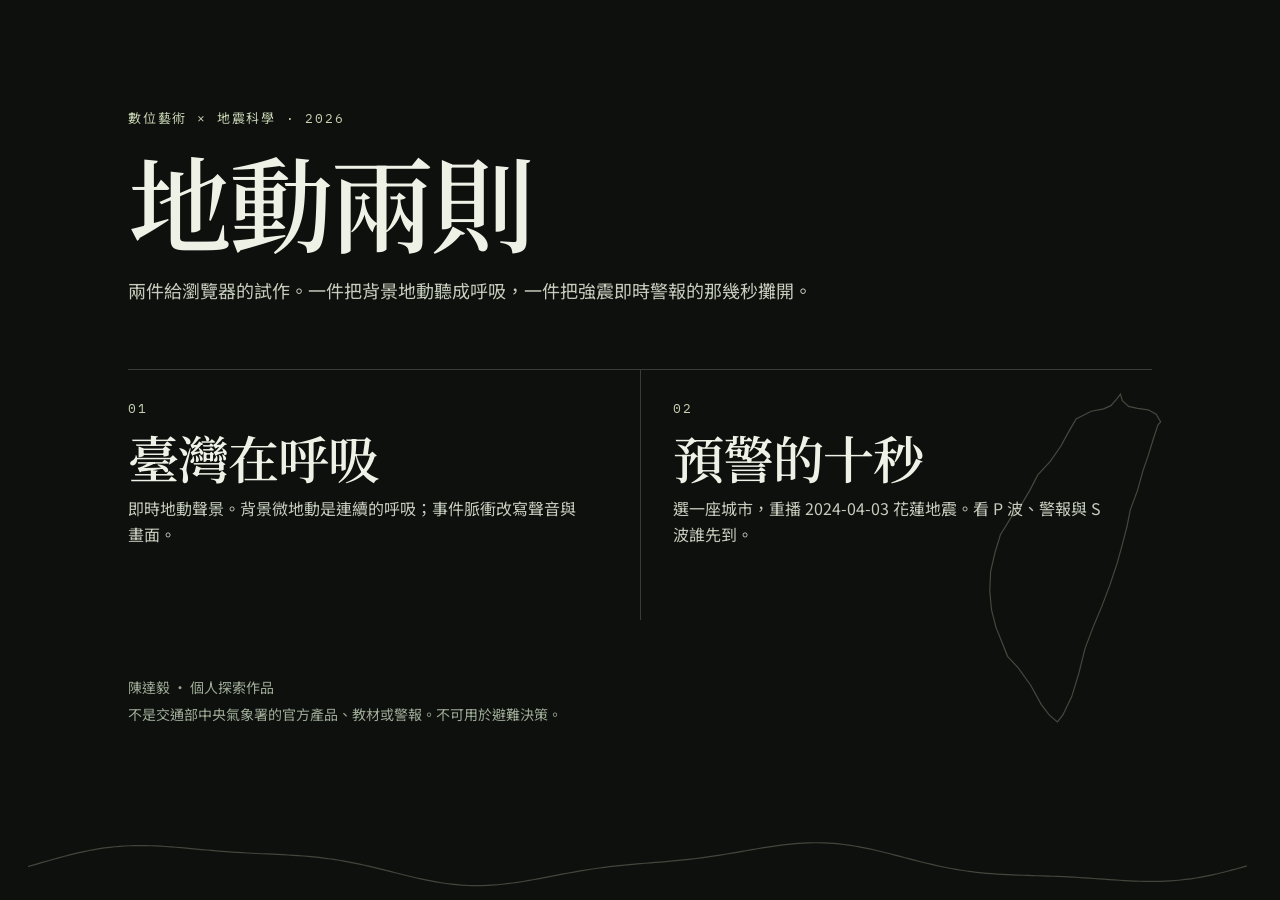
<file: index.html>
<!DOCTYPE html>
<html lang="zh-Hant-TW">
<head>
  <meta charset="utf-8">
  <meta name="viewport" content="width=device-width, initial-scale=1">
  <title>地動兩則</title>
  <meta name="description" content="陳達毅的兩件瀏覽器試作：臺灣在呼吸、預警的十秒。個人探索，非官方警報。">
  <meta name="theme-color" content="#0e100e">
  <link rel="icon" href="favicon.svg" type="image/svg+xml">
  <link rel="preconnect" href="https://fonts.googleapis.com">
  <link rel="preconnect" href="https://fonts.gstatic.com" crossorigin>
  <link href="https://fonts.googleapis.com/css2?family=IBM+Plex+Mono:wght@400;500&family=Noto+Sans+TC:wght@400;500;700&family=Noto+Serif+TC:wght@600&display=swap" rel="stylesheet">
  <link rel="stylesheet" href="assets/css/site.css">
</head>
<body class="page-home">
  <canvas id="field" aria-hidden="true"></canvas>
  <div class="wrap">
    <p class="eyebrow">數位藝術 × 地震科學 · 2026</p>
    <h1>地動兩則</h1>
    <p class="lede">兩件給瀏覽器的試作。一件把背景地動聽成呼吸，一件把強震即時警報的那幾秒攤開。</p>
    <nav class="works" aria-label="作品">
      <a class="work" href="breathing/">
        <span class="idx">01</span>
        <span class="work-title">臺灣在呼吸</span>
        <span class="work-sum">即時地動聲景。背景微地動是連續的呼吸；事件脈衝改寫聲音與畫面。</span>
      </a>
      <a class="work" href="ten-seconds/">
        <span class="idx">02</span>
        <span class="work-title">預警的十秒</span>
        <span class="work-sum">選一座城市，重播 2024-04-03 花蓮地震。看 P 波、警報與 S 波誰先到。</span>
      </a>
    </nav>
    <footer class="colophon">
      <p>陳達毅 · 個人探索作品</p>
      <p>不是交通部中央氣象署的官方產品、教材或警報。不可用於避難決策。</p>
    </footer>
  </div>
  <script type="module" src="assets/js/landing.js"></script>
</body>
</html>
</file>
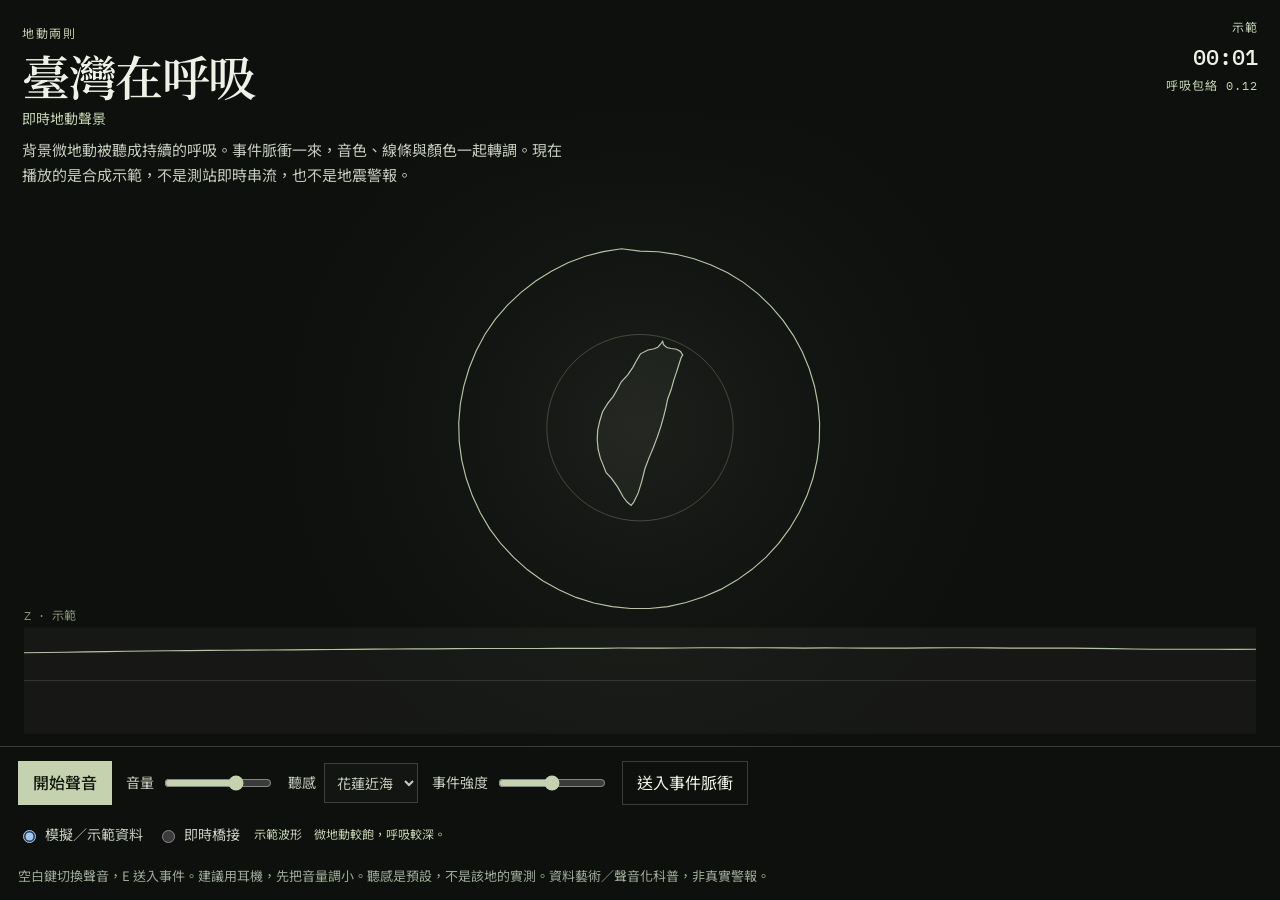
<file: breathing/index.html>
<!DOCTYPE html>
<html lang="zh-Hant-TW">
<head>
  <meta charset="utf-8">
  <meta name="viewport" content="width=device-width, initial-scale=1">
  <title>臺灣在呼吸</title>
  <meta name="description" content="背景微地動的聲音化試作。示範資料，非真實警報。">
  <meta name="theme-color" content="#0e100e">
  <link rel="icon" href="../favicon.svg" type="image/svg+xml">
  <link rel="preconnect" href="https://fonts.googleapis.com">
  <link rel="preconnect" href="https://fonts.gstatic.com" crossorigin>
  <link href="https://fonts.googleapis.com/css2?family=IBM+Plex+Mono:wght@400;500&family=Noto+Sans+TC:wght@400;500;700&family=Noto+Serif+TC:wght@600&display=swap" rel="stylesheet">
  <link rel="stylesheet" href="../assets/css/site.css">
</head>
<body class="page-breath">
  <canvas id="stage" aria-hidden="true"></canvas>
  <header class="mast">
    <div>
      <a class="home" href="../">地動兩則</a>
      <h1>臺灣在呼吸</h1>
      <p class="kicker">即時地動聲景</p>
      <p class="caption">背景微地動被聽成持續的呼吸。事件脈衝一來，音色、線條與顏色一起轉調。現在播放的是合成示範，不是測站即時串流，也不是地震警報。</p>
    </div>
    <div class="readout" id="readout" aria-hidden="true"></div>
  </header>
  <footer class="toolbar">
    <div class="toolbar-row">
      <button type="button" id="audioBtn" class="primary" aria-pressed="false">開始聲音</button>
      <label class="slider">音量
        <input id="volume" type="range" min="0" max="1" step="0.01" value="0.7" aria-valuemin="0" aria-valuemax="1">
      </label>
      <label class="field">聽感
        <select id="preset" aria-label="聽感預設"></select>
      </label>
      <label class="slider">事件強度
        <input id="intensity" type="range" min="0.4" max="1.6" step="0.01" value="1">
      </label>
      <button type="button" id="pulseBtn">送入事件脈衝</button>
    </div>
    <div class="toolbar-row mode-row">
      <label><input type="radio" name="mode" value="demo" checked> 模擬／示範資料</label>
      <label><input type="radio" name="mode" value="ws"> 即時橋接</label>
      <label class="field" id="wsLabel" hidden>WebSocket
        <input id="wsUrl" type="url" inputmode="url" placeholder="wss://bridge.example/stream" size="28" spellcheck="false">
      </label>
      <span id="status" class="status" role="status">讀取示範波形…</span>
    </div>
    <p class="fine">空白鍵切換聲音，E 送入事件。建議用耳機，先把音量調小。聽感是預設，不是該地的實測。資料藝術／聲音化科普，非真實警報。</p>
  </footer>
  <script type="module" src="main.js"></script>
  <noscript><p>此頁需要 JavaScript。</p></noscript>
</body>
</html>
</file>
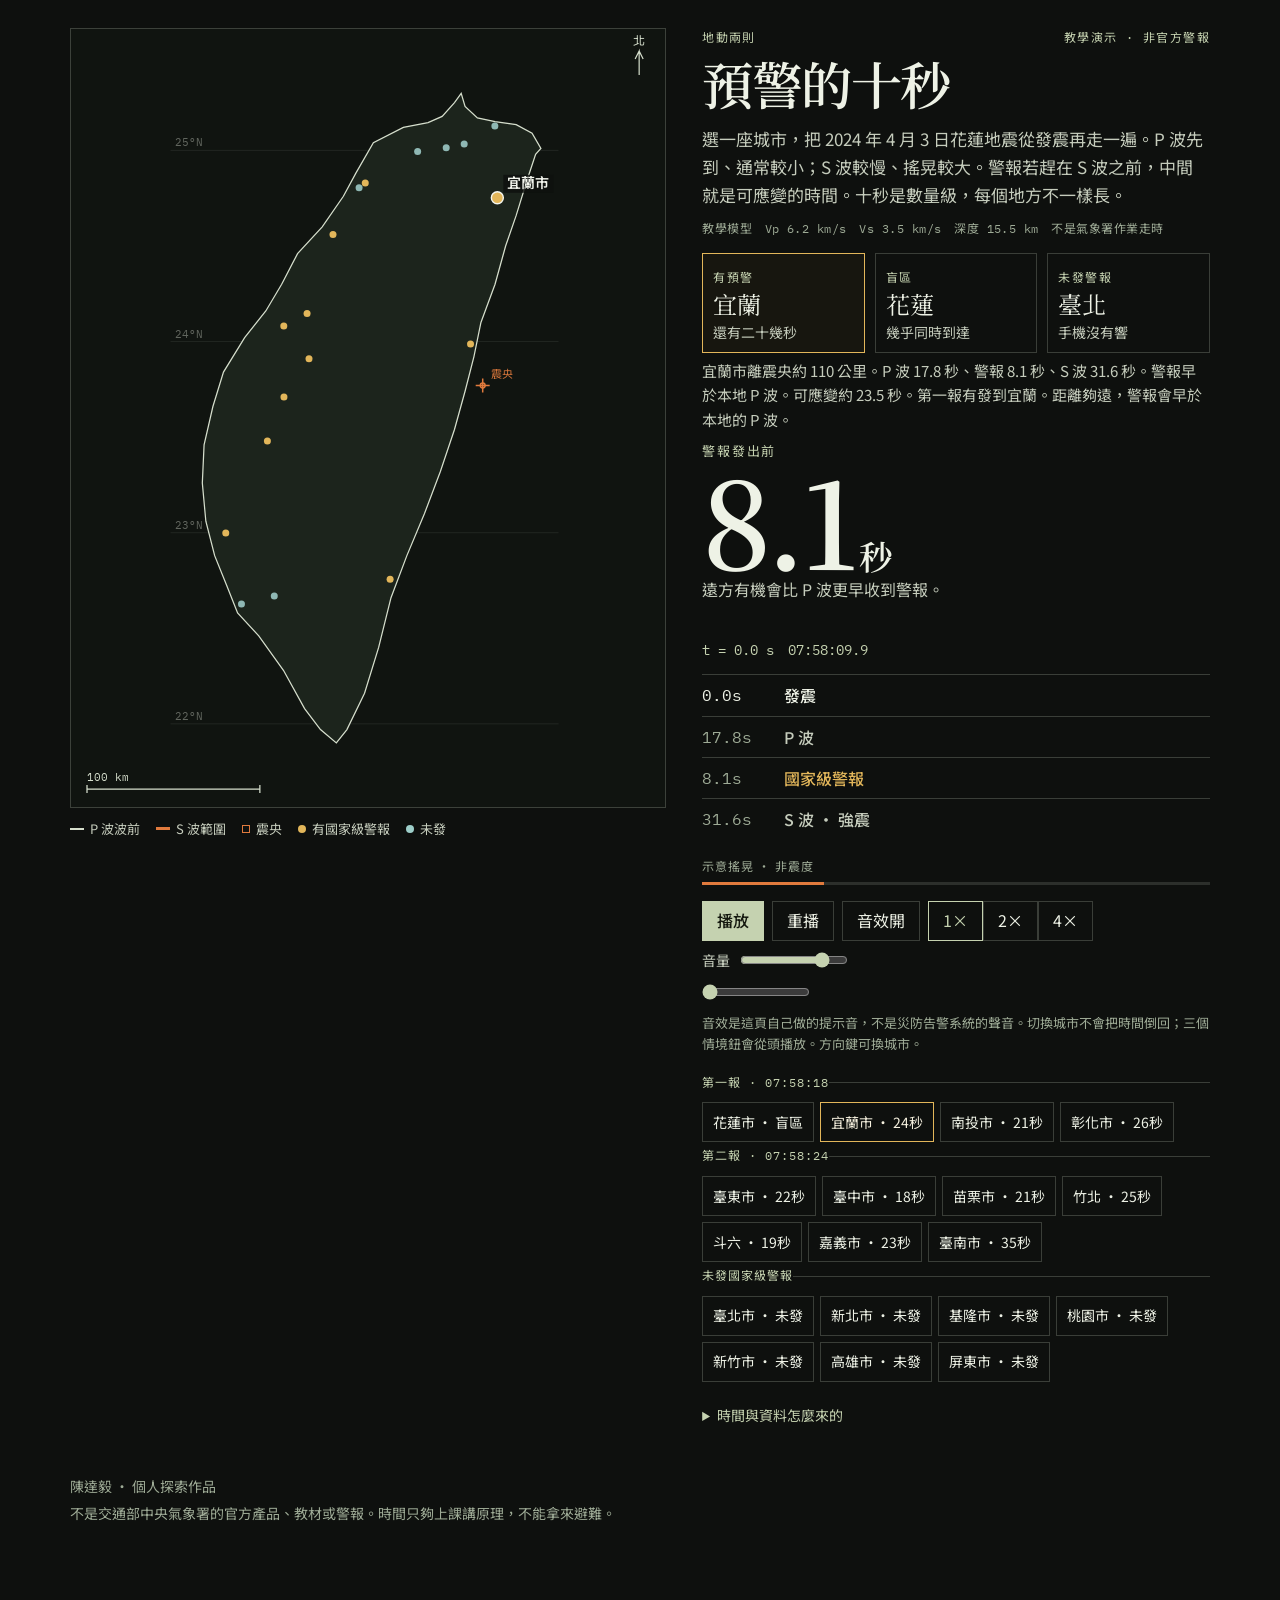
<file: ten-seconds/index.html>
<!DOCTYPE html>
<html lang="zh-Hant-TW">
<head>
  <meta charset="utf-8">
  <meta name="viewport" content="width=device-width, initial-scale=1">
  <title>預警的十秒</title>
  <meta name="description" content="2024-04-03 花蓮地震的教學重播。看一座城市還有幾秒。非官方警報。">
  <meta name="theme-color" content="#0e100e">
  <link rel="icon" href="../favicon.svg" type="image/svg+xml">
  <link rel="preconnect" href="https://fonts.googleapis.com">
  <link rel="preconnect" href="https://fonts.gstatic.com" crossorigin>
  <link href="https://fonts.googleapis.com/css2?family=IBM+Plex+Mono:wght@400;500&family=Noto+Sans+TC:wght@400;500;700&family=Noto+Serif+TC:wght@600&display=swap" rel="stylesheet">
  <link rel="stylesheet" href="../assets/css/site.css">
</head>
<body class="page-ten">
  <div class="sheet">
    <header>
      <div class="top-nav">
        <a href="../">地動兩則</a>
        <span>教學演示 · 非官方警報</span>
      </div>
      <h1>預警的十秒</h1>
      <p class="lede">選一座城市，把 2024 年 4 月 3 日花蓮地震從發震再走一遍。P 波先到、通常較小；S 波較慢、搖晃較大。警報若趕在 S 波之前，中間就是可應變的時間。十秒是數量級，每個地方不一樣長。</p>
      <p class="model-line">教學模型　Vp 6.2 km/s　Vs 3.5 km/s　深度 15.5 km　不是氣象署作業走時</p>
    </header>

    <div class="stories" id="stories" role="group" aria-label="三個課堂情境"></div>

    <div class="split">
      <section class="map-panel">
        <div class="map-frame">
          <canvas id="map" aria-label="臺灣示意圖，可點選城市"></canvas>
        </div>
        <ul class="legend">
          <li><i class="swatch"></i>P 波波前</li>
          <li><i class="swatch s"></i>S 波範圍</li>
          <li><i class="swatch epi"></i>震央</li>
          <li><i class="swatch yes"></i>有國家級警報</li>
          <li><i class="swatch no"></i>未發</li>
        </ul>
      </section>

      <section class="side" aria-label="時間">
        <p class="brief" id="brief"></p>
        <div class="count" id="count" data-tone="wait">
          <p class="count-label" id="countLabel">P 波抵達前</p>
          <div class="count-num" id="countNum" aria-hidden="true">0.0<small>秒</small></div>
          <p class="count-sub" id="countSub"></p>
        </div>
        <p class="sr-only" id="live" aria-live="polite"></p>
        <p class="clock" id="clock"></p>
        <ol class="tl" id="timeline"></ol>
        <div class="meter" title="只表示遠近造成的相對強弱，不是氣象署震度">
          <span>示意搖晃 · 非震度</span>
          <i><b id="shakeBar"></b></i>
        </div>
        <div class="transport">
          <button type="button" id="playBtn" class="primary" aria-pressed="false">播放</button>
          <button type="button" id="resetBtn">重播</button>
          <button type="button" id="soundBtn" aria-pressed="true">音效開</button>
          <div class="speeds" role="group" aria-label="播放速度">
            <button type="button" data-speed="1" aria-pressed="true">1×</button>
            <button type="button" data-speed="2" aria-pressed="false">2×</button>
            <button type="button" data-speed="4" aria-pressed="false">4×</button>
          </div>
          <label class="slider">音量
            <input id="volume" type="range" min="0" max="1" step="0.01" value="0.8">
          </label>
        </div>
        <input class="scrub" id="scrub" type="range" min="0" max="75" step="0.1" value="0" aria-label="時間軸">
        <p class="fine" id="soundNote">音效是這頁自己做的提示音，不是災防告警系統的聲音。切換城市不會把時間倒回；三個情境鈕會從頭播放。方向鍵可換城市。</p>
        <div class="cities" id="cities"></div>
        <details class="notes">
          <summary>時間與資料怎麼來的</summary>
          <p>事件是 2024-04-03 07:58:09.9（臺灣時間），規模 ML 7.2，深度 15.5 公里，震央北緯 23.77 度、東經 121.67 度，約在花蓮縣政府南南東方 25 公里的外海。定位與規模沿用該次地震公開報告的常用數值。</p>
          <p>國家級警報的縣市與時刻來自交通部中央氣象署 113 年 4 月 3 日新聞稿（中象 113 字第 11 號）：07:58:18 發到花蓮、宜蘭、南投、彰化；07:58:24 發到臺中、苗栗、新竹縣、雲林、嘉義縣、嘉義市、臺南、臺東。臺北、新北、基隆、桃園、新竹市、高雄、屏東沒有國家級警報。新聞稿寫初報規模為 6.2 與 6.8，預估震度未達 4 級。電視台插播與部分網路通報仍有發出；這頁的聲音只標記手機國家級警報。</p>
          <p>到時用均質地殼：距離是城市近似座標到震央的大圓距離，再與深度合成震源距，除以 Vp 6.2 km/s 或 Vs 3.5 km/s。這不是三維速度模型，也不是測站的實際到時，和真實紀錄可以差數秒。城市是行政中心的約略位置，不是地震站。應變時間少於 5 秒，這頁稱為預警盲區。</p>
          <p>地圖上的波前是地表第一達的示意圓，半徑為 √((v×t)² − 深度²)。搖晃長條只表示遠近，不換算氣象署震度。</p>
        </details>
      </section>
    </div>
    <footer class="colophon">
      <p>陳達毅 · 個人探索作品</p>
      <p>不是交通部中央氣象署的官方產品、教材或警報。時間只夠上課講原理，不能拿來避難。</p>
    </footer>
  </div>
  <script type="module" src="main.js"></script>
  <noscript><p>此頁需要 JavaScript。</p></noscript>
</body>
</html>
</file>
<file: assets/css/site.css>
:root {
  color-scheme: dark;
  --bg: #0e100e;
  --bg-2: #161b16;
  --ink: #eef2e6;
  --muted: #c5ccbc;
  --faint: #9eab96;
  --line: rgba(213, 222, 204, 0.22);
  --lichen: #c5d2b0;
  --ember: #e07a3d;
  --brass: #e2b65a;
  --sea: #9dcec9;
  --land: #1c241c;
  --serif: "Noto Serif TC", "Songti TC", "PMingLiU", serif;
  --sans: "Noto Sans TC", "PingFang TC", "Microsoft JhengHei", sans-serif;
  --mono: "IBM Plex Mono", "Noto Sans TC", ui-monospace, monospace;
}

* { box-sizing: border-box; }
[hidden] { display: none !important; }
html, body { margin: 0; padding: 0; }
body {
  background: var(--bg);
  color: var(--ink);
  font-family: var(--sans);
  font-size: 16px;
  line-height: 1.65;
  font-weight: 400;
}
::selection { background: var(--brass); color: #1b1408; }
a { color: inherit; }
button, input, select { font: inherit; color: inherit; }
button { touch-action: manipulation; }
button:focus-visible, a:focus-visible, input:focus-visible, select:focus-visible {
  outline: 2px solid var(--brass);
  outline-offset: 3px;
}
.sr-only {
  position: absolute;
  width: 1px;
  height: 1px;
  padding: 0;
  margin: -1px;
  overflow: hidden;
  clip: rect(0, 0, 0, 0);
  white-space: nowrap;
  border: 0;
}

/* Landing */

.page-home { min-height: 100vh; }
.page-home #field {
  position: fixed;
  inset: 0;
  width: 100%;
  height: 100%;
  z-index: 0;
}
.wrap {
  position: relative;
  z-index: 1;
  max-width: 1080px;
  margin: 0 auto;
  padding: 12vh 28px 64px;
}
.eyebrow {
  margin: 0 0 18px;
  font-family: var(--mono);
  font-size: 13px;
  letter-spacing: 0.14em;
  color: var(--lichen);
}
.page-home h1 {
  margin: 0;
  font-family: var(--serif);
  font-weight: 600;
  font-size: clamp(56px, 9vw, 104px);
  line-height: 1.02;
  letter-spacing: -0.03em;
}
.lede {
  max-width: 38em;
  margin: 22px 0 0;
  color: var(--muted);
  font-size: 18px;
}
.works {
  display: grid;
  grid-template-columns: 1fr 1fr;
  margin-top: 64px;
  border-top: 1px solid var(--line);
}
.work {
  display: flex;
  flex-direction: column;
  align-items: flex-start;
  gap: 8px;
  min-height: 250px;
  padding: 28px 32px 12px 0;
  text-decoration: none;
}
.work + .work {
  border-left: 1px solid var(--line);
  padding-left: 32px;
}
.work .idx {
  font-family: var(--mono);
  font-size: 13px;
  letter-spacing: 0.16em;
  color: var(--lichen);
}
.work-title {
  font-family: var(--serif);
  font-size: clamp(32px, 4vw, 52px);
  font-weight: 600;
  line-height: 1.15;
  letter-spacing: -0.02em;
}
.work-sum { color: var(--muted); max-width: 28em; }
.work:hover .work-title, .work:focus-visible .work-title { color: var(--brass); }
.colophon {
  margin-top: 56px;
  color: var(--faint);
  font-size: 14px;
}
.colophon p { margin: 0 0 4px; }

/* Breathing */

.page-breath { overflow: hidden; min-height: 100vh; }
#stage {
  position: fixed;
  inset: 0;
  width: 100%;
  height: 100%;
  z-index: 0;
}
.mast, .toolbar { position: fixed; z-index: 1; left: 0; right: 0; }
.mast {
  top: 0;
  display: flex;
  justify-content: space-between;
  gap: 24px;
  padding: calc(18px + env(safe-area-inset-top)) 22px 28px;
  pointer-events: none;
  background: linear-gradient(180deg, rgba(14, 16, 14, 0.94), rgba(14, 16, 14, 0));
}
.mast a { pointer-events: auto; }
.home {
  font-family: var(--mono);
  font-size: 12px;
  letter-spacing: 0.14em;
  text-decoration: none;
  color: var(--lichen);
}
.mast h1 {
  margin: 6px 0 0;
  font-family: var(--serif);
  font-weight: 600;
  font-size: clamp(32px, 4vw, 48px);
  line-height: 1.1;
  letter-spacing: -0.03em;
}
.kicker { margin: 4px 0 0; color: var(--lichen); font-size: 14px; }
.caption { margin: 8px 0 0; max-width: 36em; color: var(--muted); font-size: 15px; }
.readout {
  text-align: right;
  font-family: var(--mono);
  font-size: 12px;
  letter-spacing: 0.08em;
  color: var(--lichen);
  line-height: 1.7;
}
.readout strong {
  display: block;
  color: var(--ink);
  font-size: 22px;
  font-weight: 500;
  letter-spacing: 0;
}
.toolbar {
  bottom: 0;
  display: flex;
  flex-direction: column;
  gap: 8px;
  padding: 14px 18px calc(14px + env(safe-area-inset-bottom));
  background: #0e100e;
  border-top: 1px solid var(--line);
}
.toolbar-row {
  display: flex;
  flex-wrap: wrap;
  gap: 8px 14px;
  align-items: center;
}
.toolbar button, .mode-row label {
  min-height: 44px;
}
button {
  background: transparent;
  border: 1px solid var(--line);
  min-height: 40px;
  padding: 0 14px;
  cursor: pointer;
}
button.primary {
  background: var(--lichen);
  color: #15180f;
  border-color: transparent;
  font-weight: 500;
}
button:hover { border-color: var(--lichen); }
button.primary:hover { filter: brightness(1.05); }
label.slider, label.field {
  display: inline-flex;
  align-items: center;
  gap: 8px;
  color: var(--muted);
  font-size: 14px;
}
input[type="range"] { accent-color: var(--lichen); width: 108px; }
select, input[type="url"] {
  background: #121512;
  border: 1px solid var(--line);
  min-height: 40px;
  padding: 0 8px;
}
.mode-row label { display: inline-flex; align-items: center; gap: 6px; font-size: 14px; color: var(--muted); }
.status { font-family: var(--mono); font-size: 12px; color: var(--lichen); }
.fine { margin: 0; color: var(--faint); font-size: 13px; }

/* Ten seconds */

.page-ten { }
.sheet {
  max-width: 1180px;
  margin: 0 auto;
  padding: 28px 20px 72px;
}
.top-nav {
  display: flex;
  justify-content: space-between;
  gap: 16px;
  align-items: baseline;
  font-family: var(--mono);
  font-size: 12px;
  letter-spacing: 0.12em;
  color: var(--lichen);
}
.top-nav a { text-decoration: none; }
.page-ten h1 {
  margin: 18px 0 0;
  font-family: var(--serif);
  font-weight: 600;
  font-size: clamp(40px, 6vw, 68px);
  line-height: 1.08;
  letter-spacing: -0.03em;
}
.page-ten .lede { margin-top: 14px; font-size: 17px; }
.model-line {
  margin: 10px 0 0;
  color: var(--faint);
  font-family: var(--mono);
  font-size: 12px;
  letter-spacing: 0.04em;
}
.stories {
  display: grid;
  grid-template-columns: repeat(3, 1fr);
  gap: 10px;
  margin-top: 28px;
}
.story {
  text-align: left;
  padding: 14px 14px 12px;
  min-height: 96px;
  display: flex;
  flex-direction: column;
  align-items: flex-start;
  gap: 2px;
  background: transparent;
}
.story .kicker {
  font-family: var(--mono);
  font-size: 12px;
  letter-spacing: 0.12em;
  color: var(--lichen);
}
.story-title { font-family: var(--serif); font-size: 28px; line-height: 1.2; }
.story .hint { color: var(--muted); font-size: 14px; }
.story[aria-pressed="true"] {
  border-color: var(--brass);
  background: #17160f;
}
.split {
  display: grid;
  grid-template-columns: minmax(0, 1.15fr) minmax(300px, 0.85fr);
  gap: 28px;
  margin-top: 22px;
  align-items: start;
}
.map-panel { position: sticky; top: 16px; }
.map-frame {
  height: min(78vh, 820px);
  background: #101410;
  border: 1px solid var(--line);
}
@media (min-width: 861px) {
  .sheet {
    display: grid;
    grid-template-columns: minmax(440px, 1.08fr) minmax(380px, 0.92fr);
    column-gap: 36px;
    row-gap: 6px;
    align-items: start;
  }
  .sheet > header { grid-column: 2; grid-row: 1; }
  .stories { grid-column: 2; grid-row: 2; margin-top: 8px; }
  .split { display: contents; }
  .map-panel {
    grid-column: 1;
    grid-row: 1 / span 4;
    position: sticky;
    top: 12px;
    align-self: start;
  }
  .side { grid-column: 2; grid-row: 3; min-width: 0; }
  .sheet > .colophon { grid-column: 1 / -1; }
  .map-frame { height: calc(100vh - 120px); max-height: 920px; }
  .page-ten h1 { margin-top: 8px; font-size: clamp(40px, 4vw, 60px); }
  .story { min-height: 0; padding: 10px 10px 8px; }
  .story-title { font-size: 24px; }
}
.map-frame canvas { width: 100%; height: 100%; display: block; }
.legend {
  display: flex;
  flex-wrap: wrap;
  gap: 8px 16px;
  margin: 10px 0 0;
  padding: 0;
  list-style: none;
  color: var(--muted);
  font-size: 13px;
}
.legend li { display: inline-flex; align-items: center; gap: 6px; }
.swatch { width: 14px; height: 2px; display: inline-block; background: #d5decc; }
.swatch.s { height: 3px; background: var(--ember); }
.swatch.epi { width: 8px; height: 8px; background: transparent; border: 1.5px solid var(--ember); }
.swatch.yes { width: 8px; height: 8px; border-radius: 50%; background: var(--brass); }
.swatch.no { width: 8px; height: 8px; border-radius: 50%; background: var(--sea); }
.brief { margin: 0 0 8px; color: var(--muted); font-size: 15px; }
.count { margin: 8px 0 12px; }
.count-label {
  margin: 0;
  font-family: var(--mono);
  font-size: 13px;
  letter-spacing: 0.14em;
  color: var(--lichen);
}
.count-num {
  margin: 4px 0;
  font-family: var(--serif);
  font-weight: 600;
  font-size: clamp(72px, 12vw, 120px);
  line-height: 0.88;
  letter-spacing: -0.04em;
  font-variant-numeric: tabular-nums;
}
.count-num small { font-size: 0.28em; margin-left: 6px; letter-spacing: 0; }
.count[data-tone="lead"] .count-num { color: var(--brass); }
.count[data-tone="blind"] .count-num,
.count[data-tone="shake"] .count-num { color: var(--ember); }
.count[data-tone="miss"] .count-num { color: var(--sea); }
.count-sub { margin: 0; color: var(--muted); min-height: 3.2em; }
.clock {
  margin: 12px 0;
  font-family: var(--mono);
  color: var(--lichen);
  font-size: 14px;
}
.tl { list-style: none; margin: 0 0 16px; padding: 0; }
.tl li {
  display: grid;
  grid-template-columns: 72px 1fr;
  gap: 10px;
  padding: 7px 0;
  border-top: 1px solid var(--line);
  color: var(--faint);
}
.tl li b { font-weight: 500; color: var(--muted); }
.tl .when { font-family: var(--mono); font-variant-numeric: tabular-nums; }
.tl li.done b, .tl li.done .when { color: var(--ink); }
.tl li.next b { color: var(--brass); }
.tl li.absent b { color: var(--sea); }
.meter { margin: 0 0 16px; }
.meter span { display: block; color: var(--faint); font-size: 12px; letter-spacing: 0.08em; }
.meter i {
  display: block;
  height: 3px;
  margin-top: 6px;
  background: rgba(213, 222, 204, 0.15);
}
.meter b {
  display: block;
  height: 100%;
  background: var(--ember);
  width: 0%;
}
.transport { display: flex; flex-wrap: wrap; gap: 8px; align-items: center; }
.speeds { display: inline-flex; }
.speeds button { min-width: 44px; }
.speeds button[aria-pressed="true"] { border-color: var(--lichen); color: var(--lichen); }
.scrub { width: 100%; margin: 12px 0; accent-color: var(--brass); }
.cities { margin-top: 18px; }
.cities fieldset {
  border: 0;
  border-top: 1px solid var(--line);
  margin: 0;
  padding: 10px 0 4px;
}
.cities legend {
  padding: 0;
  font-family: var(--mono);
  font-size: 12px;
  letter-spacing: 0.08em;
  color: var(--lichen);
}
.chips { display: flex; flex-wrap: wrap; gap: 6px; }
.chip { min-height: 40px; padding: 0 10px; font-size: 14px; }
.chip[aria-pressed="true"] { border-color: var(--brass); color: #f6f1df; }
.notes {
  margin-top: 18px;
  color: var(--muted);
  font-size: 14px;
}
.notes summary { cursor: pointer; color: var(--lichen); }
.notes p, .notes li { color: var(--muted); }
.page-ten .colophon { margin-top: 36px; }

@media (max-width: 860px) {
  .story { min-height: 0; padding: 10px 12px; }
  .story-title { font-size: 26px; }
  .works { grid-template-columns: 1fr; }
  .work + .work { border-left: 0; padding-left: 0; border-top: 1px solid var(--line); }
  .work { padding-right: 0; min-height: 0; }
  .stories { grid-template-columns: 1fr; }
  .split { grid-template-columns: 1fr; }
  .map-panel { position: static; }
  .map-frame { height: min(78vw, 540px); min-height: 300px; }
  .wrap { padding-top: 10vh; }
  .mast { flex-direction: column; gap: 8px; }
  .readout { text-align: left; }
  .readout strong { display: inline; margin-right: 8px; }
}
@media (max-height: 520px) {
  .caption, .fine { display: none; }
  .mast h1 { font-size: 28px; }
}

@media (prefers-reduced-motion: reduce) {
  .work { transition: none; }
}
</file>
